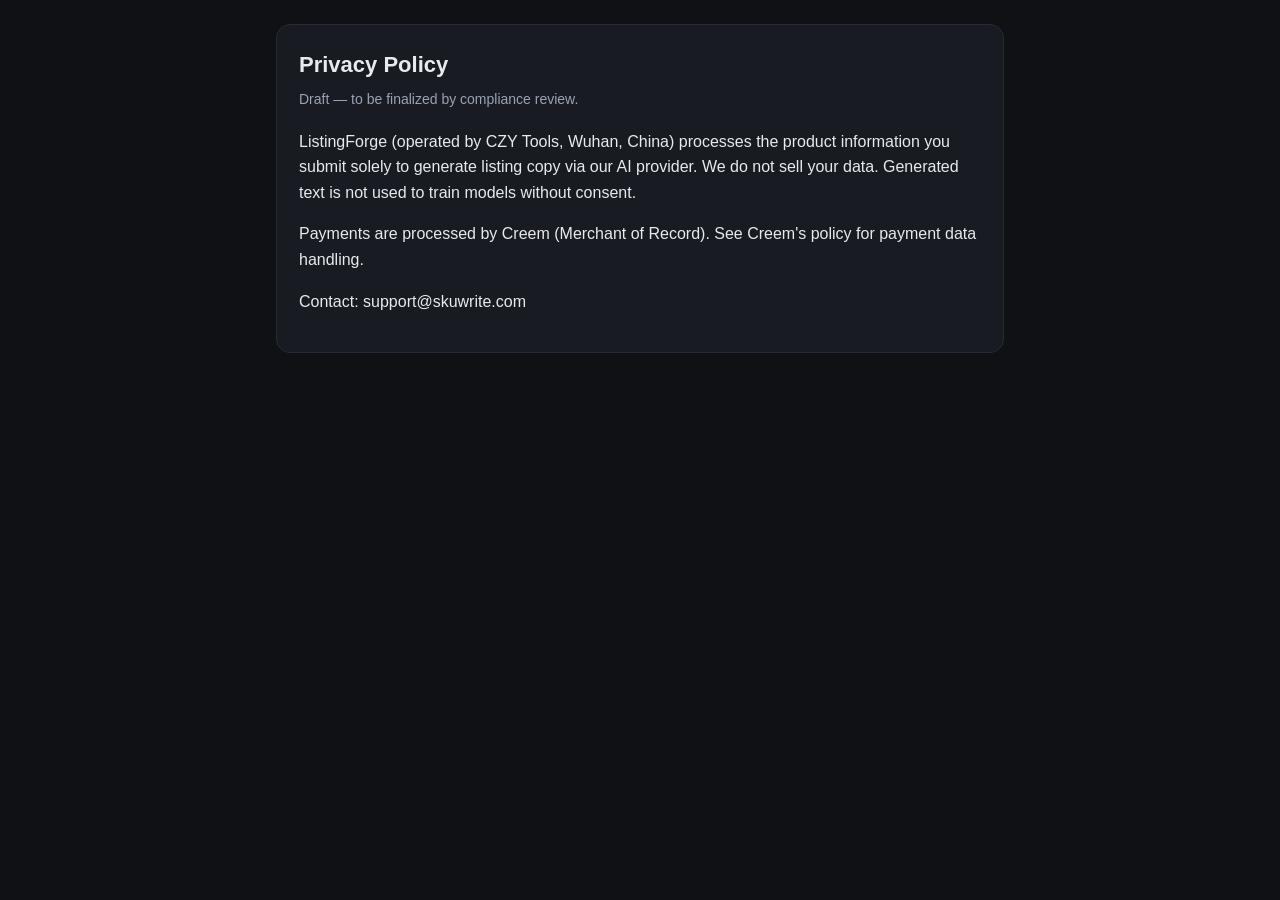
<file: privacy.html>
<!DOCTYPE html>
<html lang="en"><head><meta charset="UTF-8"><meta name="viewport" content="width=device-width,initial-scale=1">
<title>Privacy Policy · ListingForge</title><link rel="stylesheet" href="/style.css"></head>
<body><main class="wrap"><section class="card">
<h1>Privacy Policy</h1>
<p class="sub">Draft — to be finalized by compliance review.</p>
<p>ListingForge (operated by CZY Tools, Wuhan, China) processes the product information you submit solely to generate listing copy via our AI provider. We do not sell your data. Generated text is not used to train models without consent.</p>
<p>Payments are processed by Creem (Merchant of Record). See Creem's policy for payment data handling.</p>
<p>Contact: support@skuwrite.com</p>
</section></main></body></html>
</file>
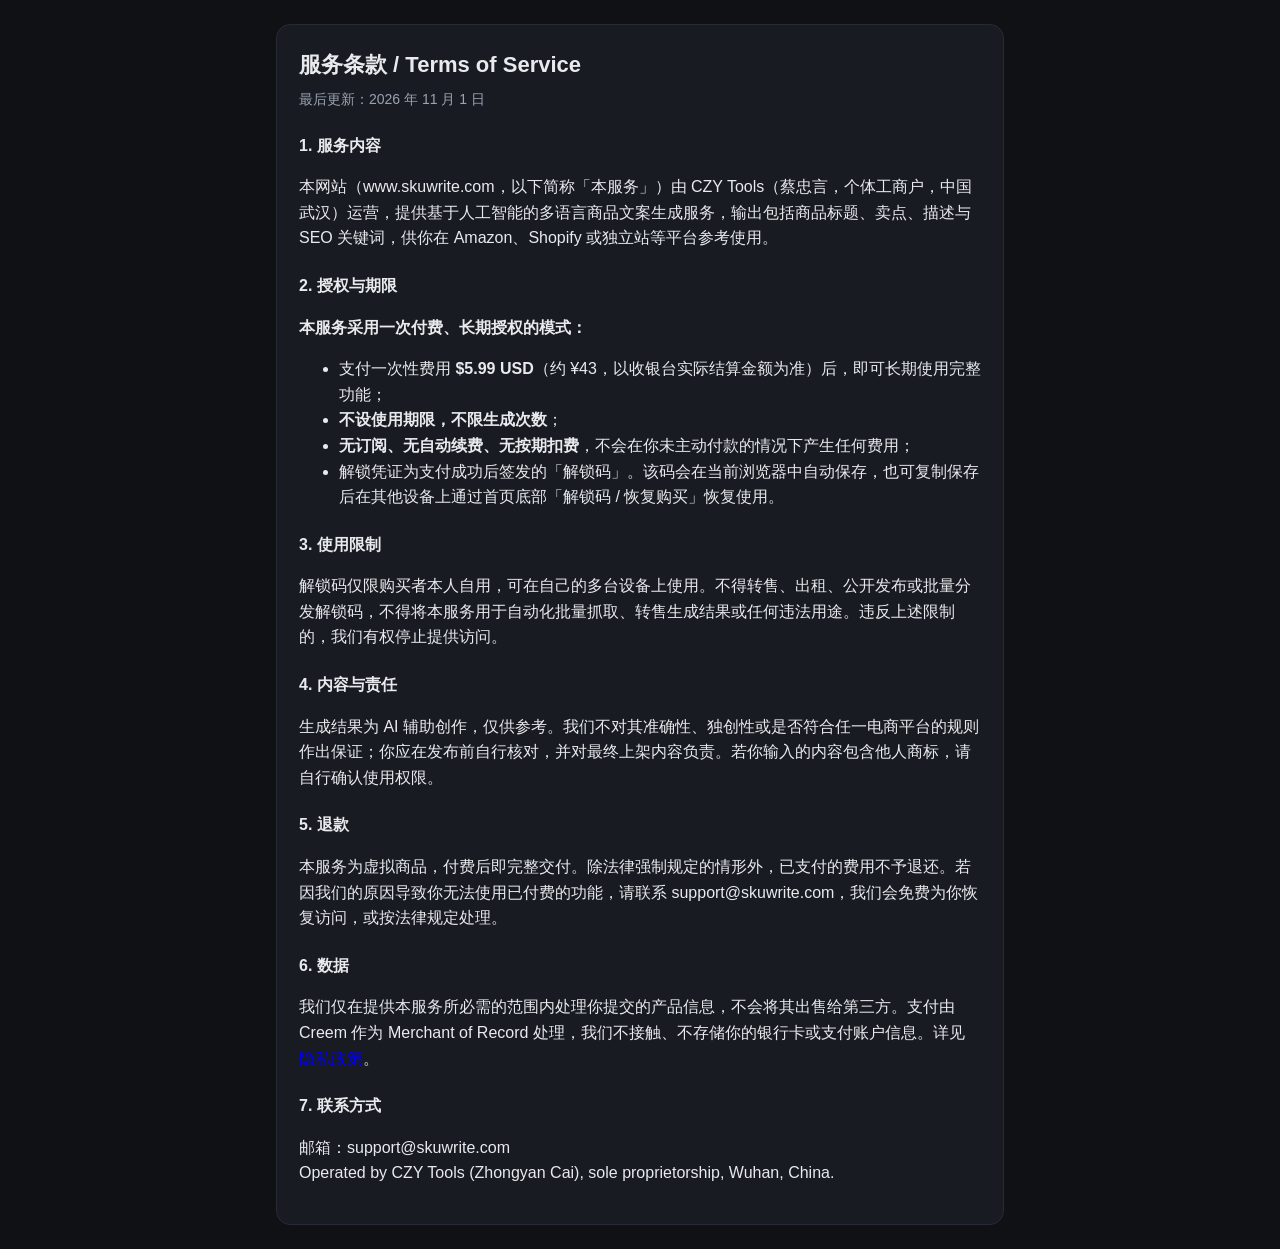
<file: terms.html>
<!DOCTYPE html>
<html lang="zh-CN"><head><meta charset="UTF-8"><meta name="viewport" content="width=device-width,initial-scale=1">
<title>服务条款 / Terms of Service · SKUWrite</title><link rel="stylesheet" href="/style.css"></head>
<body><main class="wrap"><section class="card">
<h1>服务条款 / Terms of Service</h1>
<p class="sub">最后更新：2026 年 11 月 1 日</p>

<h2 style="font-size:16px;margin:22px 0 8px">1. 服务内容</h2>
<p>本网站（www.skuwrite.com，以下简称「本服务」）由 CZY Tools（蔡忠言，个体工商户，中国武汉）运营，提供基于人工智能的多语言商品文案生成服务，输出包括商品标题、卖点、描述与 SEO 关键词，供你在 Amazon、Shopify 或独立站等平台参考使用。</p>

<h2 style="font-size:16px;margin:22px 0 8px">2. 授权与期限</h2>
<p><b>本服务采用一次付费、长期授权的模式：</b></p>
<ul>
  <li>支付一次性费用 <b>$5.99 USD</b>（约 ¥43，以收银台实际结算金额为准）后，即可长期使用完整功能；</li>
  <li><b>不设使用期限，不限生成次数</b>；</li>
  <li><b>无订阅、无自动续费、无按期扣费</b>，不会在你未主动付款的情况下产生任何费用；</li>
  <li>解锁凭证为支付成功后签发的「解锁码」。该码会在当前浏览器中自动保存，也可复制保存后在其他设备上通过首页底部「解锁码 / 恢复购买」恢复使用。</li>
</ul>

<h2 style="font-size:16px;margin:22px 0 8px">3. 使用限制</h2>
<p>解锁码仅限购买者本人自用，可在自己的多台设备上使用。不得转售、出租、公开发布或批量分发解锁码，不得将本服务用于自动化批量抓取、转售生成结果或任何违法用途。违反上述限制的，我们有权停止提供访问。</p>

<h2 style="font-size:16px;margin:22px 0 8px">4. 内容与责任</h2>
<p>生成结果为 AI 辅助创作，仅供参考。我们不对其准确性、独创性或是否符合任一电商平台的规则作出保证；你应在发布前自行核对，并对最终上架内容负责。若你输入的内容包含他人商标，请自行确认使用权限。</p>

<h2 style="font-size:16px;margin:22px 0 8px">5. 退款</h2>
<p>本服务为虚拟商品，付费后即完整交付。除法律强制规定的情形外，已支付的费用不予退还。若因我们的原因导致你无法使用已付费的功能，请联系 support@skuwrite.com，我们会免费为你恢复访问，或按法律规定处理。</p>

<h2 style="font-size:16px;margin:22px 0 8px">6. 数据</h2>
<p>我们仅在提供本服务所必需的范围内处理你提交的产品信息，不会将其出售给第三方。支付由 Creem 作为 Merchant of Record 处理，我们不接触、不存储你的银行卡或支付账户信息。详见 <a href="/privacy.html">隐私政策</a>。</p>

<h2 style="font-size:16px;margin:22px 0 8px">7. 联系方式</h2>
<p>邮箱：support@skuwrite.com<br>Operated by CZY Tools (Zhongyan Cai), sole proprietorship, Wuhan, China.</p>
</section></main></body></html>
</file>
<file: style.css>
:root{
  --bg:#0f1115;--card:#181b22;--line:#262b36;--text:#e8eaed;--muted:#9aa3b2;
  --accent:#4f8cff;--accent2:#36d399;
}
*{box-sizing:border-box}
body{margin:0;font-family:-apple-system,BlinkMacSystemFont,"Segoe UI",Roboto,"PingFang SC","Microsoft YaHei",sans-serif;background:var(--bg);color:var(--text);line-height:1.6}
.topbar{display:flex;align-items:center;justify-content:space-between;padding:14px 20px;border-bottom:1px solid var(--line)}
.brand{font-weight:700;font-size:18px;color:var(--accent)}
.tagline{color:var(--muted);font-size:13px}
.wrap{max-width:760px;margin:24px auto;padding:0 16px}
.card{background:var(--card);border:1px solid var(--line);border-radius:14px;padding:22px;margin-bottom:18px}
h1{font-size:22px;margin:0 0 6px}
h2{font-size:18px;margin:0 0 12px}
.sub{color:var(--muted);margin:0 0 18px;font-size:14px}
.field{display:flex;flex-direction:column;gap:6px;margin-bottom:14px;flex:1}
.field>span{font-size:13px;color:var(--muted)}
.row{display:flex;gap:14px;flex-wrap:wrap}
textarea,select{background:#0c0e12;border:1px solid var(--line);color:var(--text);border-radius:10px;padding:10px 12px;font-size:14px;font-family:inherit}
input{background:#0c0e12;border:1px solid var(--line);color:var(--text);border-radius:10px;padding:10px 12px;font-size:14px;font-family:inherit;width:100%}
textarea{resize:vertical}
.primary{background:var(--accent);color:#fff;border:none;border-radius:10px;padding:12px 18px;font-size:15px;font-weight:600;cursor:pointer}
.primary:disabled{opacity:.6;cursor:not-allowed}
.status{margin-top:12px;font-size:14px;color:var(--muted)}
.status.err{color:#ff6b6b}
.block{border-top:1px solid var(--line);padding-top:14px;margin-top:14px}
.block-head{display:flex;justify-content:space-between;align-items:center;font-size:13px;color:var(--muted);margin-bottom:6px}
.copy{background:transparent;border:1px solid var(--line);color:var(--accent);border-radius:8px;padding:4px 10px;font-size:12px;cursor:pointer}
.text{font-size:14px;white-space:pre-wrap;word-break:break-word}
ul.text{margin:0;padding-left:18px}
.foot{border-top:1px solid var(--line);padding:18px 20px;text-align:center;color:var(--muted);font-size:13px}
.foot a{color:var(--accent);text-decoration:none}
.legal{margin-top:6px;font-size:11px;opacity:.7}

/* ---------- 付费相关 ---------- */
.lock-note{background:rgba(79,140,255,.08);border:1px dashed var(--line);border-radius:10px;padding:14px;margin-top:14px;font-size:13px;color:var(--muted);text-align:center}
.lock-note b{color:var(--accent)}
ul.text li.muted{color:var(--muted)}
.text .zh{display:block;margin-top:5px;font-size:12.5px;line-height:1.65;color:var(--muted);font-weight:400}
.copy:disabled{opacity:.5;cursor:not-allowed}

.paywall{position:fixed;inset:0;background:rgba(8,10,14,.72);display:none;align-items:center;justify-content:center;z-index:50;padding:20px}
.paywall.show{display:flex}
.paywall .box{background:var(--card);border:1px solid var(--line);border-radius:16px;max-width:420px;width:100%;padding:26px;text-align:center;position:relative;box-shadow:0 20px 60px rgba(0,0,0,.5)}
.paywall h3{margin:0 0 6px;font-size:20px}
.paywall .price{font-size:34px;font-weight:800;color:var(--accent);margin:8px 0 2px}
.paywall .price small{font-size:14px;color:var(--muted);font-weight:500}
.paywall ul{list-style:none;padding:0;margin:14px 0 16px;text-align:left}
.paywall ul li{font-size:13.5px;padding:5px 0}
.paywall ul li::before{content:"✓ ";color:var(--accent2);font-weight:700}
.paywall .primary{width:100%}
.paywall .close{position:absolute;top:12px;right:16px;color:var(--muted);cursor:pointer;font-size:24px;line-height:1}
.pw-status{font-size:12px;color:var(--muted);min-height:16px;margin:8px 0 0}
.lock-badge{font-size:11px;color:var(--muted);margin-top:10px}
</file>
